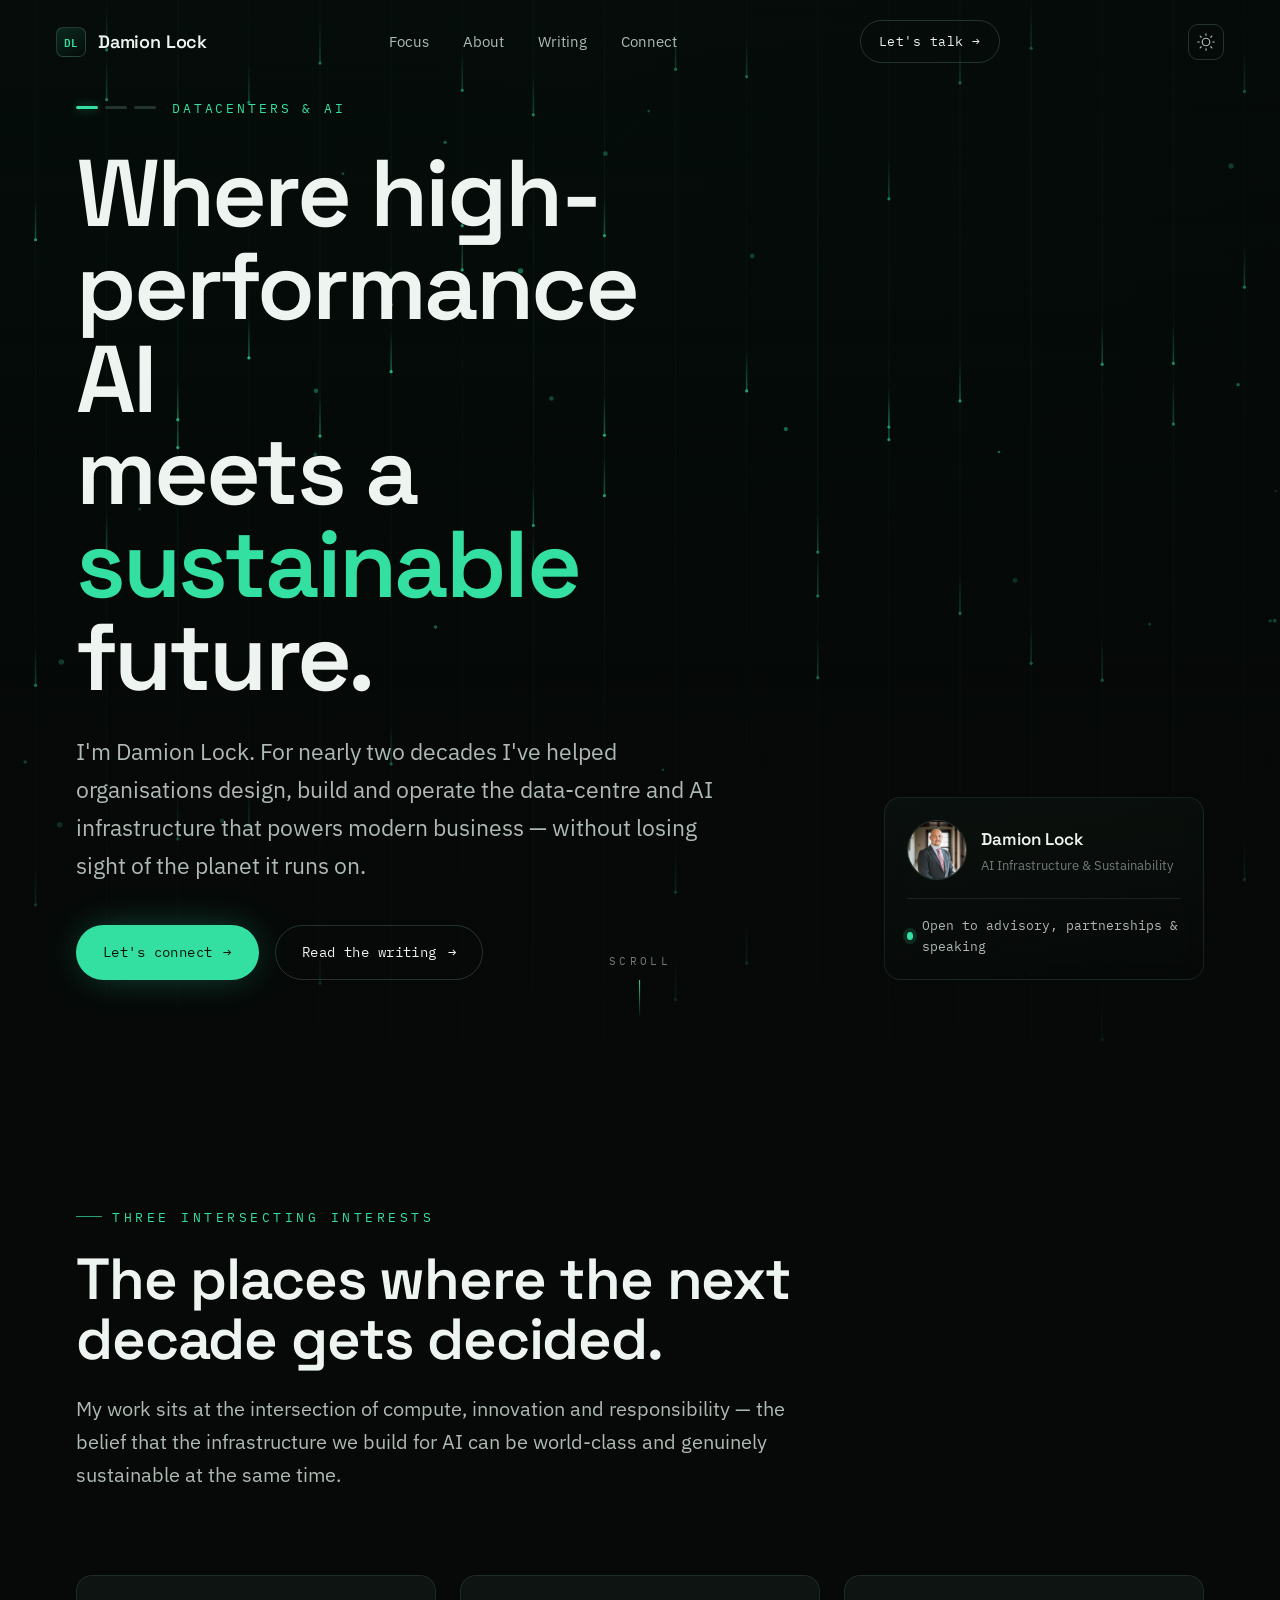
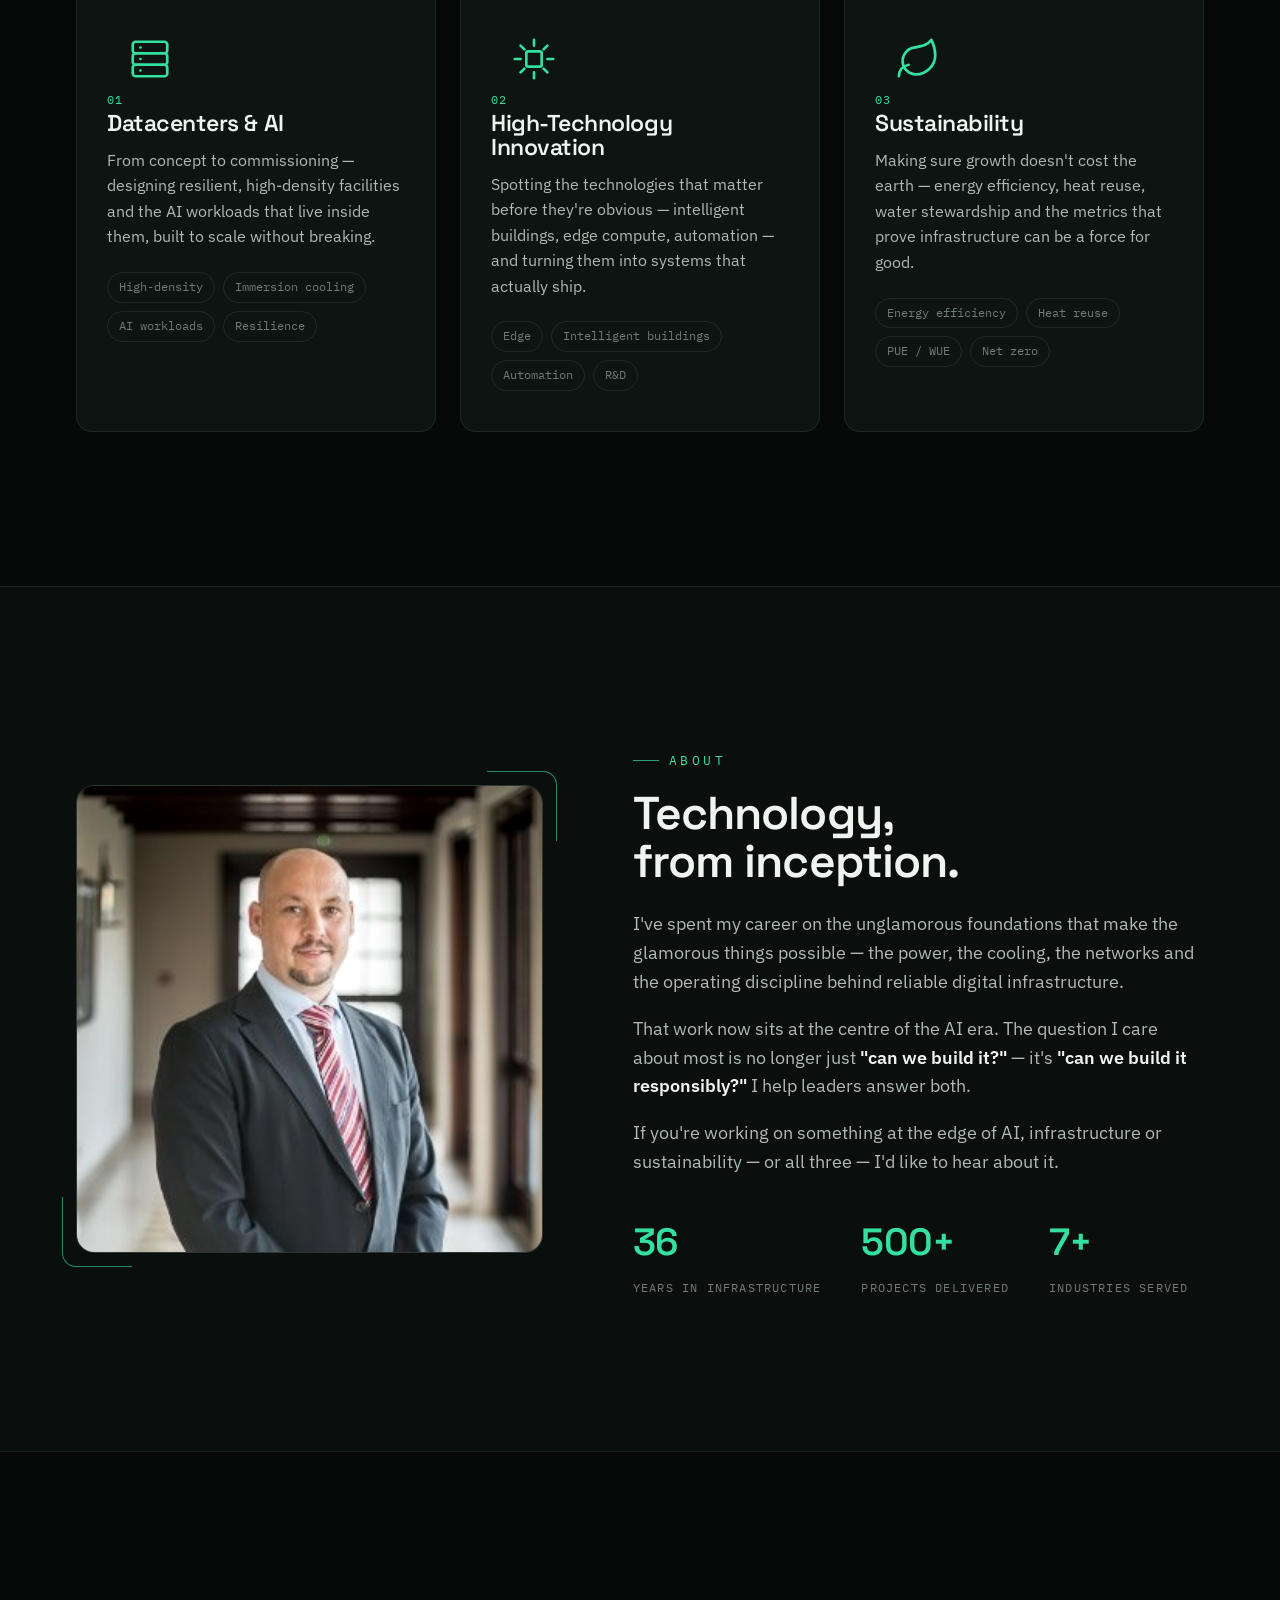
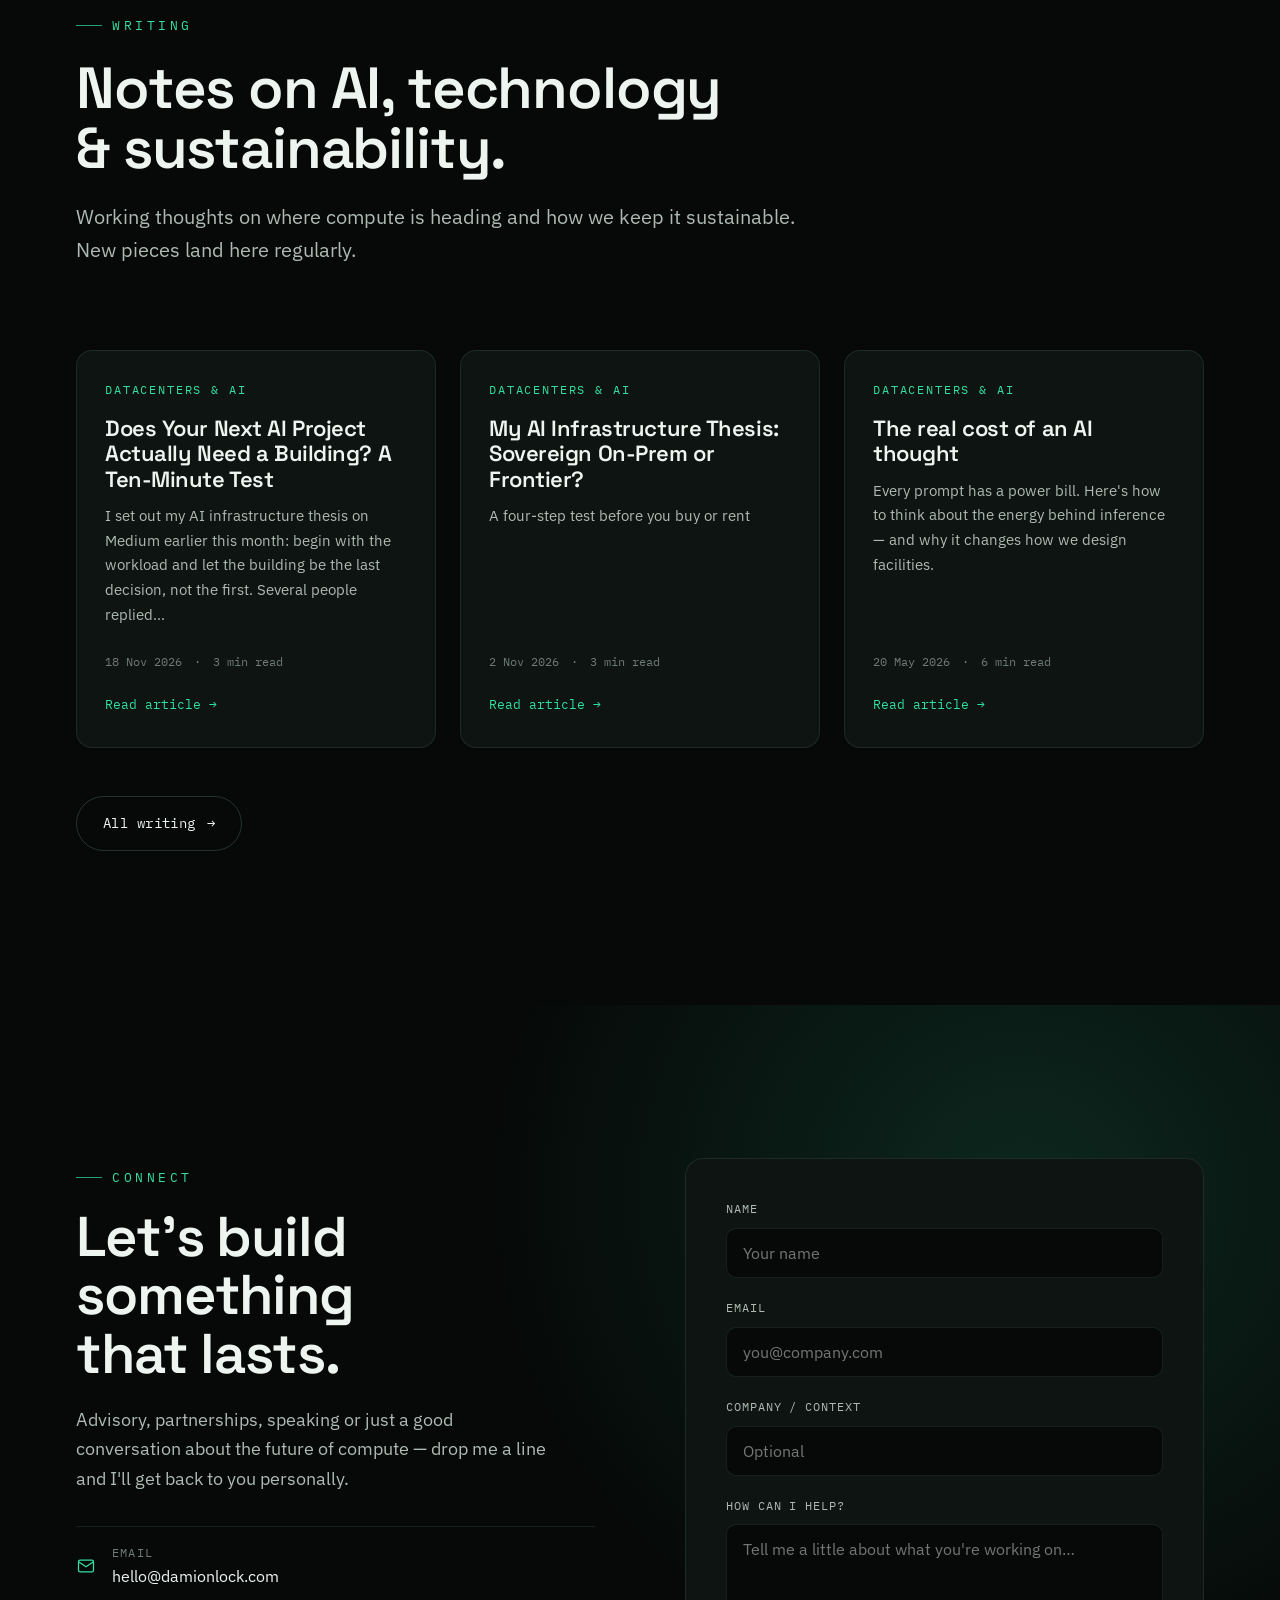
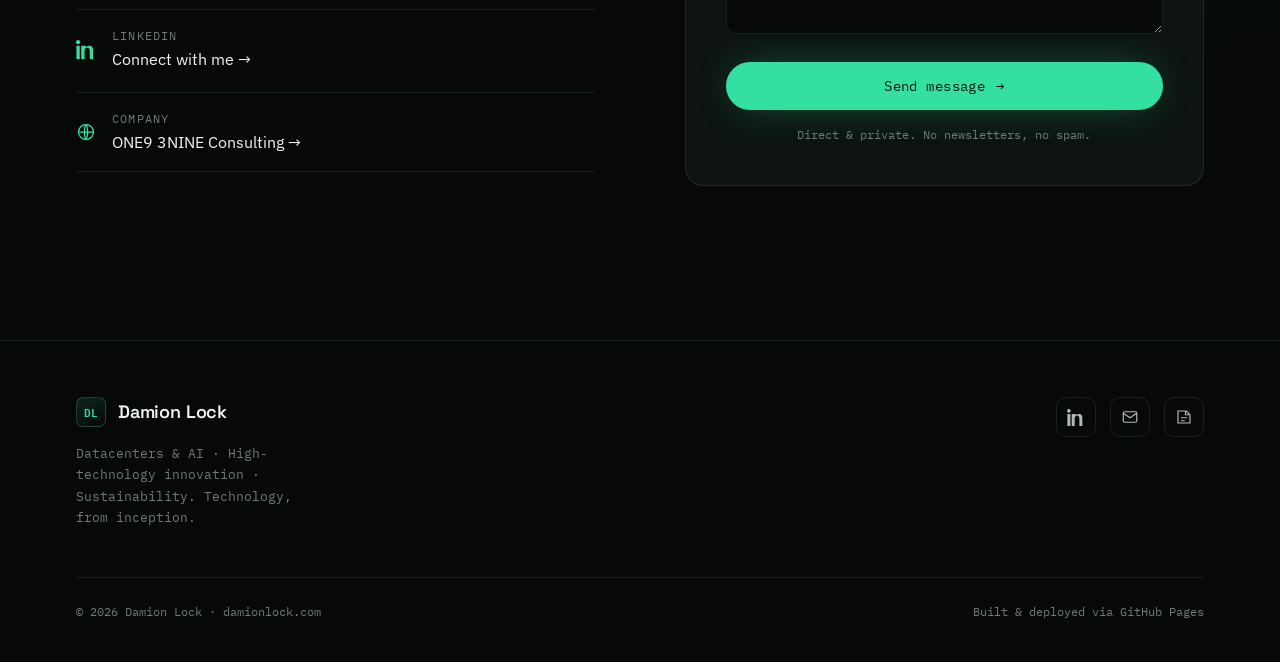
<file: index.html>
<!DOCTYPE html>
<html lang="en">
<head>
<meta charset="UTF-8" />
<meta name="viewport" content="width=device-width, initial-scale=1.0" />
<title>Damion Lock — AI Infrastructure & Sustainable Technology</title>
<meta name="description" content="Damion Lock — advisor on Datacenters & AI, high-technology innovation and sustainability. Building the intelligent, sustainable infrastructure behind AI." />
<meta property="og:title" content="Damion Lock — AI Infrastructure & Sustainable Technology" />
<meta property="og:description" content="Where high-performance AI meets a sustainable future." />
<meta property="og:type" content="website" />
<link rel="preconnect" href="https://fonts.googleapis.com" />
<link rel="preconnect" href="https://fonts.gstatic.com" crossorigin />
<link href="https://fonts.googleapis.com/css2?family=Space+Grotesk:wght@400;500;600;700&family=IBM+Plex+Sans:wght@400;500;600&family=IBM+Plex+Mono:wght@400;500&display=swap" rel="stylesheet" />
<link rel="stylesheet" href="css/style.css" />
<script>/* apply saved theme before paint */
(function(){var t=localStorage.getItem('theme');if(t)document.documentElement.setAttribute('data-theme',t)})();
</script>
</head>
<body>

<!-- ============ NAV ============ -->
<nav class="nav">
  <a class="brand" href="index.html" aria-label="Damion Lock home">
    <span class="mark"></span>
    Damion Lock
  </a>
  <div class="nav-links">
    <a href="#focus">Focus</a>
    <a href="#about">About</a>
    <a href="blog.html">Writing</a>
    <a href="#contact">Connect</a>
  </div>
  <a class="nav-cta" href="#contact">Let's talk →</a>
  <button class="theme-toggle" aria-label="Toggle light/dark mode">
    <svg class="icon-sun" viewBox="0 0 24 24" fill="none" stroke="currentColor" stroke-width="1.6" stroke-linecap="round"><circle cx="12" cy="12" r="5"/><path d="M12 1v2M12 21v2M4.22 4.22l1.42 1.42M18.36 18.36l1.42 1.42M1 12h2M21 12h2M4.22 19.78l1.42-1.42M18.36 5.64l1.42-1.42"/></svg>
    <svg class="icon-moon" viewBox="0 0 24 24" fill="none" stroke="currentColor" stroke-width="1.6" stroke-linecap="round"><path d="M21 12.79A9 9 0 1 1 11.21 3 7 7 0 0 0 21 12.79z"/></svg>
  </button>
</nav>

<!-- ============ HERO ============ -->
<header class="hero" data-screen-label="Hero">
  <canvas id="scene"></canvas>
  <div class="hero-inner wrap">
    <div class="hero-grid">
      <div class="hero-lead">
        <div class="theme-ticker">
          <span class="theme-dots" id="themeDots"></span>
          <span class="theme-label" id="themeLabel"><span>Datacenters &amp; AI</span></span>
        </div>
        <h1>Where high-performance AI<br />meets a <span class="accent">sustainable</span> future.</h1>
        <p class="lede">I'm Damion Lock. For nearly two decades I've helped organisations design, build and operate the data-centre and AI infrastructure that powers modern business — without losing sight of the planet it runs on.</p>
        <div class="hero-cta">
          <a class="btn btn-primary" href="#contact">Let's connect <span class="arr">→</span></a>
          <a class="btn btn-ghost" href="blog.html">Read the writing <span class="arr">→</span></a>
        </div>
      </div>
      <aside class="hero-card">
        <div class="pic">
          <img src="assets/damion-lock.jpg" alt="Damion Lock" />
          <div>
            <div class="nm">Damion Lock</div>
            <div class="rl">AI Infrastructure &amp; Sustainability</div>
          </div>
        </div>
        <div class="status"><span class="dot"></span> Open to advisory, partnerships &amp; speaking</div>
      </aside>
    </div>
  </div>
  <div class="scroll-hint">Scroll<span class="ln"></span></div>
</header>

<!-- ============ FOCUS / PILLARS ============ -->
<section class="section" id="focus">
  <div class="wrap">
    <div class="section-head reveal">
      <span class="eyebrow">Three intersecting interests</span>
      <h2>The places where the next decade gets decided.</h2>
      <p>My work sits at the intersection of compute, innovation and responsibility — the belief that the infrastructure we build for AI can be world-class and genuinely sustainable at the same time.</p>
    </div>
    <div class="pillars-grid">
      <article class="pillar reveal">
        <span class="ix">01</span>
        <svg class="ic" viewBox="0 0 24 24" fill="none" stroke="currentColor" stroke-width="1.4" stroke-linecap="round" stroke-linejoin="round"><rect x="3" y="3" width="18" height="6" rx="1.5"/><rect x="3" y="9" width="18" height="6" rx="1.5"/><rect x="3" y="15" width="18" height="6" rx="1.5"/><line x1="7" y1="6" x2="7" y2="6"/><line x1="7" y1="12" x2="7" y2="12"/><line x1="7" y1="18" x2="7" y2="18"/></svg>
        <h3>Datacenters &amp; AI</h3>
        <p>From concept to commissioning — designing resilient, high-density facilities and the AI workloads that live inside them, built to scale without breaking.</p>
        <div class="tags"><span>High-density</span><span>Immersion cooling</span><span>AI workloads</span><span>Resilience</span></div>
      </article>
      <article class="pillar reveal">
        <span class="ix">02</span>
        <svg class="ic" viewBox="0 0 24 24" fill="none" stroke="currentColor" stroke-width="1.4" stroke-linecap="round" stroke-linejoin="round"><rect x="8" y="8" width="8" height="8" rx="1"/><path d="M12 2v3M12 19v3M2 12h3M19 12h3M5 5l2 2M17 17l2 2M19 5l-2 2M7 17l-2 2"/></svg>
        <h3>High-Technology Innovation</h3>
        <p>Spotting the technologies that matter before they're obvious — intelligent buildings, edge compute, automation — and turning them into systems that actually ship.</p>
        <div class="tags"><span>Edge</span><span>Intelligent buildings</span><span>Automation</span><span>R&amp;D</span></div>
      </article>
      <article class="pillar reveal">
        <span class="ix">03</span>
        <svg class="ic" viewBox="0 0 24 24" fill="none" stroke="currentColor" stroke-width="1.4" stroke-linecap="round" stroke-linejoin="round"><path d="M11 20A7 7 0 0 1 9.8 6.1C15.5 5 17 4.48 19 2c1 2 2 4.18 2 8 0 5.5-4.78 10-10 10z"/><path d="M2 21c0-3 1.85-5.36 5.08-6"/></svg>
        <h3>Sustainability</h3>
        <p>Making sure growth doesn't cost the earth — energy efficiency, heat reuse, water stewardship and the metrics that prove infrastructure can be a force for good.</p>
        <div class="tags"><span>Energy efficiency</span><span>Heat reuse</span><span>PUE / WUE</span><span>Net zero</span></div>
      </article>
    </div>
  </div>
</section>

<!-- ============ ABOUT ============ -->
<section class="section about" id="about">
  <div class="wrap">
    <div class="about-grid">
      <div class="about-portrait reveal">
        <img src="assets/damion-lock.jpg" alt="Damion Lock" />
        <span class="frame"></span><span class="frame bl"></span>
      </div>
      <div class="about-body reveal">
        <span class="eyebrow">About</span>
        <h2>Technology, from inception.</h2>
        <p>I've spent my career on the unglamorous foundations that make the glamorous things possible — the power, the cooling, the networks and the operating discipline behind reliable digital infrastructure.</p>
        <p>That work now sits at the centre of the AI era. The question I care about most is no longer just <strong>"can we build it?"</strong> — it's <strong>"can we build it responsibly?"</strong> I help leaders answer both.</p>
        <p>If you're working on something at the edge of AI, infrastructure or sustainability — or all three — I'd like to hear about it.</p>
        <div class="about-stats">
          <div class="st"><div class="n">36</div><div class="l">Years in infrastructure</div></div>
          <div class="st"><div class="n">500+</div><div class="l">Projects delivered</div></div>
          <div class="st"><div class="n">7+</div><div class="l">Industries served</div></div>
        </div>
      </div>
    </div>
  </div>
</section>

<!-- ============ WRITING / BLOG TEASER ============ -->
<section class="section" id="writing">
  <div class="wrap">
    <div class="section-head reveal">
      <span class="eyebrow">Writing</span>
      <h2>Notes on AI, technology &amp; sustainability.</h2>
      <p>Working thoughts on where compute is heading and how we keep it sustainable. New pieces land here regularly.</p>
    </div>
    <div class="posts-grid" id="postTeaser"></div>
    <div style="margin-top:48px" class="reveal">
      <a class="btn btn-ghost" href="blog.html">All writing <span class="arr">→</span></a>
    </div>
  </div>
</section>

<!-- ============ CONTACT ============ -->
<section class="section contact" id="contact">
  <div class="wrap">
    <div class="contact-grid">
      <div class="contact-lead reveal">
        <span class="eyebrow">Connect</span>
        <h2>Let's build something that lasts.</h2>
        <p>Advisory, partnerships, speaking or just a good conversation about the future of compute — drop me a line and I'll get back to you personally.</p>
        <div class="contact-channels">
          <a class="channel" href="mailto:hello@damionlock.com">
            <svg class="ic" viewBox="0 0 24 24" fill="none" stroke="currentColor" stroke-width="1.5"><rect x="3" y="5" width="18" height="14" rx="2"/><path d="m3 7 9 6 9-6"/></svg>
            <div><div class="k">Email</div><div class="v">hello@damionlock.com</div></div>
          </a>
          <a class="channel" href="https://www.linkedin.com/in/damionlock/" target="_blank" rel="noopener">
            <svg class="ic" viewBox="0 0 24 24" fill="currentColor"><path d="M4.98 3.5A2.5 2.5 0 1 1 0 3.5a2.5 2.5 0 0 1 4.98 0zM.5 8h4V24h-4V8zM8 8h3.8v2.2h.05c.53-1 1.83-2.2 3.77-2.2C19.6 8 20.5 10.5 20.5 14v10h-4v-8.8c0-2.1-.04-4.8-2.9-4.8-2.9 0-3.35 2.3-3.35 4.65V24H6.3V8z"/></svg>
            <div><div class="k">LinkedIn</div><div class="v">Connect with me →</div></div>
          </a>
          <a class="channel" href="https://one93nine.com" target="_blank" rel="noopener">
            <svg class="ic" viewBox="0 0 24 24" fill="none" stroke="currentColor" stroke-width="1.5"><circle cx="12" cy="12" r="9"/><path d="M3 12h18M12 3c2.5 2.5 2.5 15 0 18M12 3c-2.5 2.5-2.5 15 0 18"/></svg>
            <div><div class="k">Company</div><div class="v">ONE9 3NINE Consulting →</div></div>
          </a>
        </div>
      </div>

      <form class="lead-form reveal" id="leadForm" data-endpoint="https://formspree.io/f/xlgvykbl">
        <input type="text" name="_gotcha" style="display:none !important" tabindex="-1" autocomplete="off" />
        <input type="hidden" name="_subject" value="New contact from damionlock.com" />
        <div class="field">
          <label for="name">Name</label>
          <input id="name" name="name" type="text" autocomplete="name" required placeholder="Your name" />
        </div>
        <div class="field">
          <label for="email">Email</label>
          <input id="email" name="email" type="email" autocomplete="email" required placeholder="you@company.com" />
        </div>
        <div class="field">
          <label for="company">Company / Context</label>
          <input id="company" name="company" type="text" placeholder="Optional" />
        </div>
        <div class="field">
          <label for="message">How can I help?</label>
          <textarea id="message" name="message" required placeholder="Tell me a little about what you're working on…"></textarea>
        </div>
        <button class="btn btn-primary" type="submit">Send message <span class="arr">→</span></button>
        <p class="form-status"></p>
        <p class="form-note">Direct &amp; private. No newsletters, no spam.</p>
      </form>
    </div>
  </div>
</section>

<!-- ============ FOOTER ============ -->
<footer class="footer">
  <div class="wrap">
    <div class="footer-grid">
      <div>
        <div class="brand"><span class="mark"></span> Damion Lock</div>
        <p class="tag">Datacenters &amp; AI · High-technology innovation · Sustainability. Technology, from inception.</p>
      </div>
      <div class="footer-soc">
        <a href="https://www.linkedin.com/in/damionlock/" target="_blank" rel="noopener" aria-label="LinkedIn"><svg viewBox="0 0 24 24" fill="currentColor"><path d="M4.98 3.5A2.5 2.5 0 1 1 0 3.5a2.5 2.5 0 0 1 4.98 0zM.5 8h4V24h-4V8zM8 8h3.8v2.2h.05c.53-1 1.83-2.2 3.77-2.2C19.6 8 20.5 10.5 20.5 14v10h-4v-8.8c0-2.1-.04-4.8-2.9-4.8-2.9 0-3.35 2.3-3.35 4.65V24H6.3V8z"/></svg></a>
        <a href="mailto:hello@damionlock.com" aria-label="Email"><svg viewBox="0 0 24 24" fill="none" stroke="currentColor" stroke-width="1.6"><rect x="3" y="5" width="18" height="14" rx="2"/><path d="m3 7 9 6 9-6"/></svg></a>
        <a href="blog.html" aria-label="Writing"><svg viewBox="0 0 24 24" fill="none" stroke="currentColor" stroke-width="1.6"><path d="M4 4h11l5 5v11H4z"/><path d="M14 4v5h5"/><path d="M8 13h8M8 17h5"/></svg></a>
      </div>
    </div>
    <div class="footer-bottom">
      <span>© <span id="year">2026</span> Damion Lock · damionlock.com</span>
      <span>Built &amp; deployed via GitHub Pages</span>
    </div>
  </div>
</footer>

<script src="js/posts.js"></script>
<script src="js/scenes.js"></script>
<script src="js/site.js"></script>
</body>
</html>
</file>
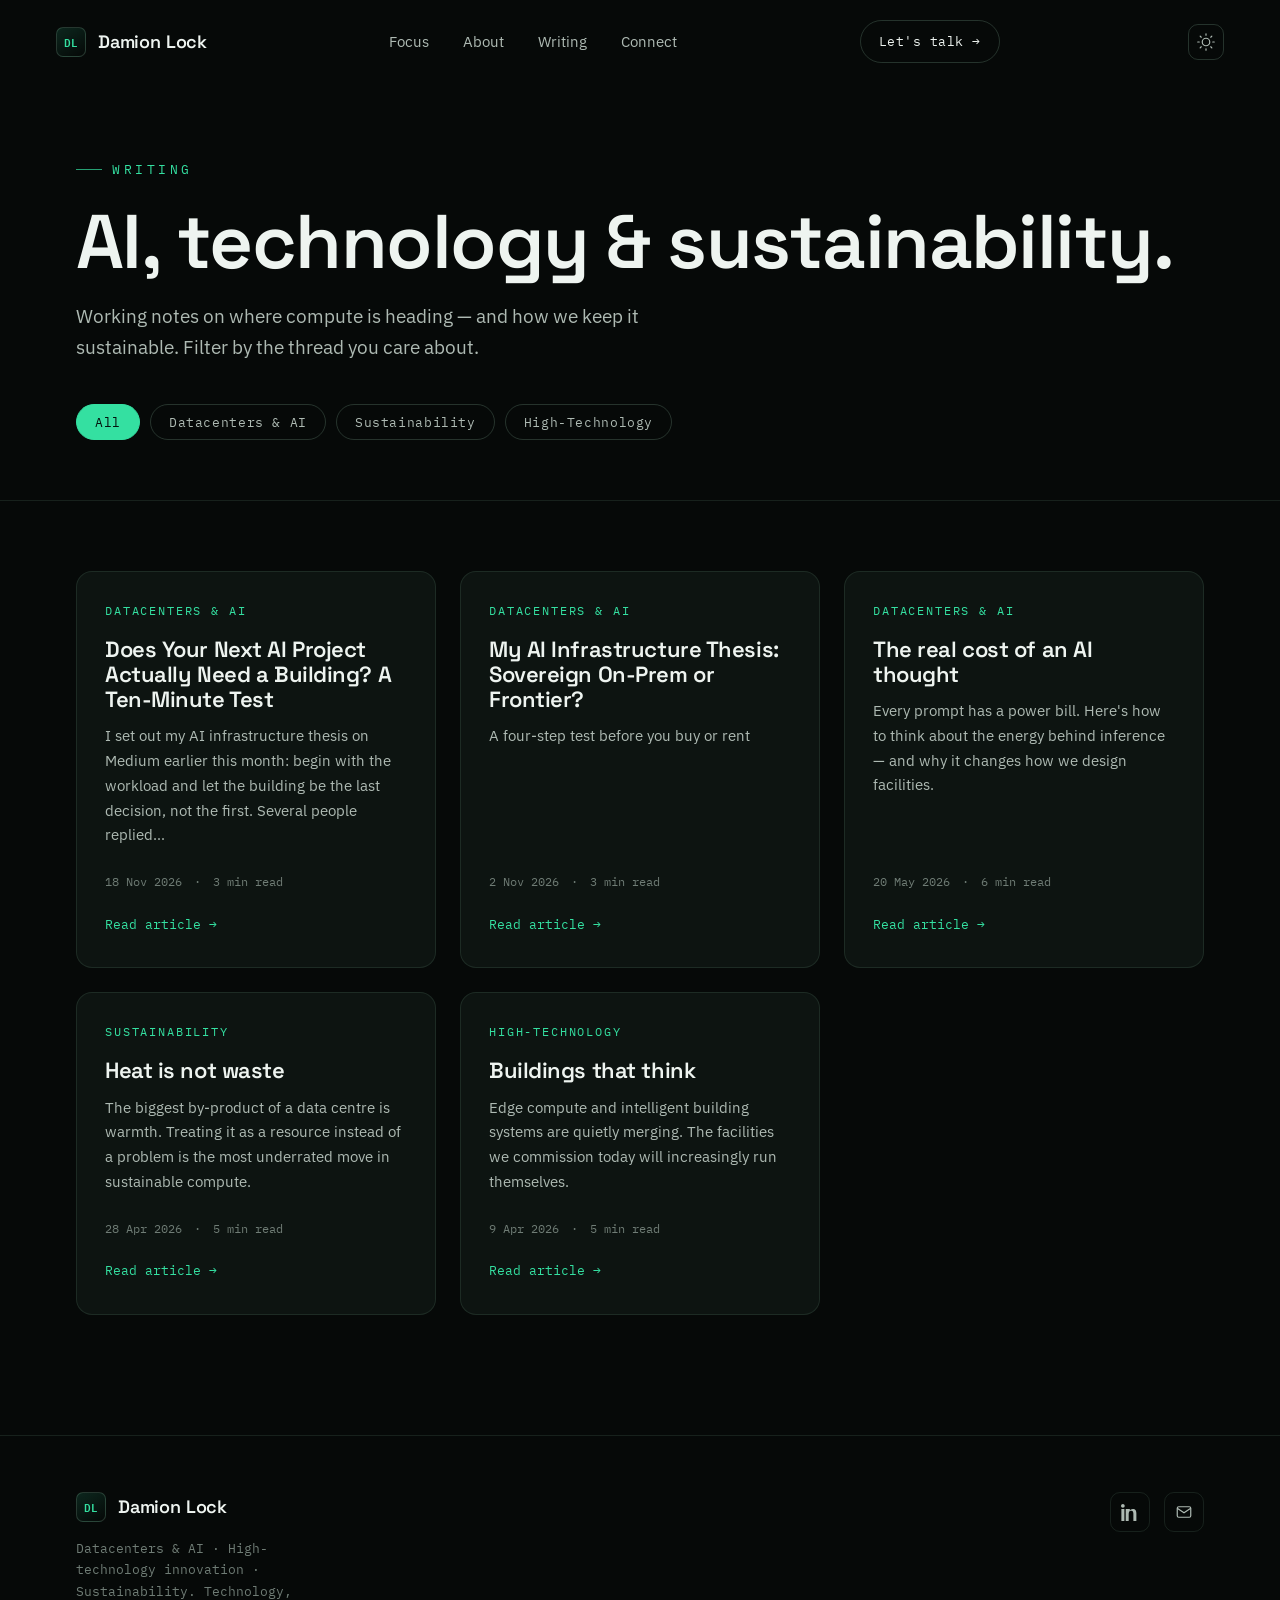
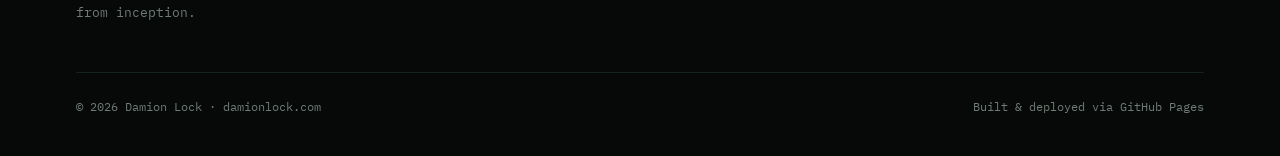
<file: blog.html>
<!DOCTYPE html>
<html lang="en">
<head>
<meta charset="UTF-8" />
<meta name="viewport" content="width=device-width, initial-scale=1.0" />
<title>Writing — Damion Lock</title>
<meta name="description" content="Notes on AI, technology and sustainability by Damion Lock." />
<link rel="preconnect" href="https://fonts.googleapis.com" />
<link rel="preconnect" href="https://fonts.gstatic.com" crossorigin />
<link href="https://fonts.googleapis.com/css2?family=Space+Grotesk:wght@400;500;600;700&family=IBM+Plex+Sans:wght@400;500;600&family=IBM+Plex+Mono:wght@400;500&display=swap" rel="stylesheet" />
<link rel="stylesheet" href="css/style.css" />
<script>/* apply saved theme before paint */
(function(){var t=localStorage.getItem('theme');if(t)document.documentElement.setAttribute('data-theme',t)})();
</script>
</head>
<body>

<nav class="nav scrolled">
  <a class="brand" href="index.html"><span class="mark"></span> Damion Lock</a>
  <div class="nav-links">
    <a href="index.html#focus">Focus</a>
    <a href="index.html#about">About</a>
    <a href="blog.html">Writing</a>
    <a href="index.html#contact">Connect</a>
  </div>
  <a class="nav-cta" href="index.html#contact">Let's talk →</a>
  <button class="theme-toggle" aria-label="Toggle light/dark mode">
    <svg class="icon-sun" viewBox="0 0 24 24" fill="none" stroke="currentColor" stroke-width="1.6" stroke-linecap="round"><circle cx="12" cy="12" r="5"/><path d="M12 1v2M12 21v2M4.22 4.22l1.42 1.42M18.36 18.36l1.42 1.42M1 12h2M21 12h2M4.22 19.78l1.42-1.42M18.36 5.64l1.42-1.42"/></svg>
    <svg class="icon-moon" viewBox="0 0 24 24" fill="none" stroke="currentColor" stroke-width="1.6" stroke-linecap="round"><path d="M21 12.79A9 9 0 1 1 11.21 3 7 7 0 0 0 21 12.79z"/></svg>
  </button>
</nav>

<header class="blog-hero" data-screen-label="Blog hero">
  <div class="wrap">
    <span class="eyebrow">Writing</span>
    <h1>AI, technology &amp; sustainability.</h1>
    <p>Working notes on where compute is heading — and how we keep it sustainable. Filter by the thread you care about.</p>
    <div class="filters" id="filters"></div>
  </div>
</header>

<section class="blog-list">
  <div class="wrap">
    <div class="posts-grid" id="blogGrid"></div>
  </div>
</section>

<footer class="footer">
  <div class="wrap">
    <div class="footer-grid">
      <div>
        <div class="brand"><span class="mark"></span> Damion Lock</div>
        <p class="tag">Datacenters &amp; AI · High-technology innovation · Sustainability. Technology, from inception.</p>
      </div>
      <div class="footer-soc">
        <a href="https://www.linkedin.com/in/damionlock/" target="_blank" rel="noopener" aria-label="LinkedIn"><svg viewBox="0 0 24 24" fill="currentColor"><path d="M4.98 3.5A2.5 2.5 0 1 1 0 3.5a2.5 2.5 0 0 1 4.98 0zM.5 8h4V24h-4V8zM8 8h3.8v2.2h.05c.53-1 1.83-2.2 3.77-2.2C19.6 8 20.5 10.5 20.5 14v10h-4v-8.8c0-2.1-.04-4.8-2.9-4.8-2.9 0-3.35 2.3-3.35 4.65V24H6.3V8z"/></svg></a>
        <a href="mailto:hello@damionlock.com" aria-label="Email"><svg viewBox="0 0 24 24" fill="none" stroke="currentColor" stroke-width="1.6"><rect x="3" y="5" width="18" height="14" rx="2"/><path d="m3 7 9 6 9-6"/></svg></a>
      </div>
    </div>
    <div class="footer-bottom">
      <span>© <span id="year">2026</span> Damion Lock · damionlock.com</span>
      <span>Built &amp; deployed via GitHub Pages</span>
    </div>
  </div>
</footer>

<script src="js/posts.js"></script>
<script src="js/blog.js"></script>
</body>
</html>
</file>
<file: css/style.css>
/* ============================================================
   damionlock.com — cinematic personal brand
   Brand DNA inherited from ONE9 3NINE: dark base, matrix-green
   accent, "Technology from Inception." Pushed darker + premium.
   ============================================================ */

:root {
  /* base */
  --bg:        #060908;
  --bg-2:      #0a0f0d;
  --bg-elev:   #0d1411;
  --line:      rgba(150, 200, 175, 0.12);
  --line-2:    rgba(150, 200, 175, 0.22);

  /* accent — refined matrix green */
  --accent:    #34e0a1;
  --accent-2:  #1aa873;
  --accent-dim:rgba(52, 224, 161, 0.14);
  --accent-glow: rgba(52, 224, 161, 0.45);

  /* text */
  --ink:       #eef4f0;
  --ink-soft:  #aebab3;
  --ink-mute:  #6f7c75;

  /* type */
  --display: "Space Grotesk", "Segoe UI", sans-serif;
  --body:    "IBM Plex Sans", "Segoe UI", sans-serif;
  --mono:    "IBM Plex Mono", ui-monospace, monospace;

  --maxw: 1240px;
  --ease: cubic-bezier(0.22, 1, 0.36, 1);
}

/* ---- light mode overrides ---- */
html[data-theme="light"] {
  --bg:        #f4f2ef;
  --bg-2:      #eae7e2;
  --bg-elev:   #ffffff;
  --line:      rgba(30, 60, 45, 0.12);
  --line-2:    rgba(30, 60, 45, 0.22);
  --accent:    #1aa873;
  --accent-2:  #148a5e;
  --accent-dim:rgba(26, 168, 115, 0.12);
  --accent-glow: rgba(26, 168, 115, 0.35);
  --ink:       #1a1f1c;
  --ink-soft:  #4a5550;
  --ink-mute:  #7a8580;
}
html[data-theme="light"] ::selection { background: var(--accent); color: #fff; }
html[data-theme="light"] .nav.scrolled { background: rgba(244, 242, 239, 0.82); }
html[data-theme="light"] .hero::after {
  background:
    radial-gradient(120% 90% at 15% 30%, transparent 30%, rgba(244,242,239,0.55) 100%),
    linear-gradient(180deg, rgba(244,242,239,0.55) 0%, rgba(244,242,239,0.15) 35%, rgba(244,242,239,0.78) 100%);
}
html[data-theme="light"] .hero-card { background: linear-gradient(170deg, rgba(255,255,255,0.8), rgba(244,242,239,0.6)); }
html[data-theme="light"] .about-portrait img { filter: grayscale(0.05) contrast(1.02); }
html[data-theme="light"] .btn-primary { color: #fff; }

* { box-sizing: border-box; margin: 0; padding: 0; }

html { scroll-behavior: smooth; }

body {
  background: var(--bg);
  color: var(--ink);
  font-family: var(--body);
  font-size: 17px;
  line-height: 1.65;
  -webkit-font-smoothing: antialiased;
  text-rendering: optimizeLegibility;
  overflow-x: hidden;
}

::selection { background: var(--accent); color: #04130d; }

a { color: inherit; text-decoration: none; }

img { display: block; max-width: 100%; }

/* ---------- shared layout ---------- */
.wrap { width: 100%; max-width: var(--maxw); margin: 0 auto; padding: 0 clamp(20px, 5vw, 56px); }

.eyebrow {
  font-family: var(--mono);
  font-size: 12.5px;
  letter-spacing: 0.28em;
  text-transform: uppercase;
  color: var(--accent);
  display: inline-flex;
  align-items: center;
  gap: 10px;
}
.eyebrow::before {
  content: "";
  width: 26px; height: 1px;
  background: var(--accent);
  opacity: 0.7;
}

h1, h2, h3 { font-family: var(--display); font-weight: 600; line-height: 1.04; letter-spacing: -0.02em; }

.section { position: relative; padding: clamp(90px, 12vw, 160px) 0; }
.section-head { max-width: 720px; margin-bottom: clamp(48px, 7vw, 84px); }
.section-head h2 {
  font-size: clamp(34px, 5vw, 58px);
  margin: 22px 0 0;
  text-wrap: balance;
}
.section-head p { color: var(--ink-soft); font-size: clamp(17px, 2vw, 20px); margin-top: 22px; max-width: 60ch; text-wrap: pretty; }

/* ============================================================
   NAV
   ============================================================ */
.nav {
  position: fixed; inset: 0 0 auto 0; z-index: 60;
  display: flex; align-items: center; justify-content: space-between;
  padding: 20px clamp(20px, 5vw, 56px);
  transition: background .4s var(--ease), backdrop-filter .4s var(--ease), border-color .4s var(--ease);
  border-bottom: 1px solid transparent;
}
.nav.scrolled {
  background: rgba(6, 9, 8, 0.72);
  backdrop-filter: blur(16px) saturate(140%);
  border-bottom: 1px solid var(--line);
}
.brand { display: flex; align-items: center; gap: 12px; font-family: var(--display); font-weight: 600; letter-spacing: -0.01em; font-size: 18px; white-space: nowrap; flex: none; }
.brand .mark {
  width: 30px; height: 30px; flex: none;
  display: grid; place-items: center;
  border: 1px solid var(--line-2);
  border-radius: 7px;
  position: relative;
  background: linear-gradient(150deg, var(--accent-dim), transparent);
}
.brand .mark::after {
  content: "DL";
  font-family: var(--mono); font-size: 11px; font-weight: 600;
  color: var(--accent); letter-spacing: 0.02em;
}
.nav-links { display: flex; align-items: center; gap: 34px; }
.nav-links a { font-size: 14.5px; color: var(--ink-soft); transition: color .2s; position: relative; }
.nav-links a:hover { color: var(--ink); }
.nav-cta {
  font-family: var(--mono); font-size: 13px; letter-spacing: 0.04em;
  padding: 10px 18px; border: 1px solid var(--line-2); border-radius: 999px;
  color: var(--ink) !important; transition: all .25s var(--ease);
}
.nav-cta:hover { border-color: var(--accent); color: var(--accent) !important; box-shadow: 0 0 24px -8px var(--accent-glow); }
.nav-burger { display: none; }

/* theme toggle */
.theme-toggle {
  width: 36px; height: 36px; flex: none;
  display: grid; place-items: center;
  border: 1px solid var(--line-2); border-radius: 10px;
  background: transparent; color: var(--ink-soft);
  cursor: pointer; transition: all .25s var(--ease);
  padding: 0; margin-left: 6px;
}
.theme-toggle:hover { border-color: var(--accent); color: var(--accent); transform: translateY(-2px); }
.theme-toggle svg { width: 18px; height: 18px; }
.theme-toggle .icon-moon, .theme-toggle .icon-sun { display: none; }
html:not([data-theme="light"]) .theme-toggle .icon-sun { display: block; }
html[data-theme="light"] .theme-toggle .icon-moon { display: block; }

/* ============================================================
   HERO — cinematic cycling canvas
   ============================================================ */
.hero { position: relative; min-height: 100svh; display: flex; align-items: center; overflow: hidden; padding: 96px 0 64px; }
#scene { position: absolute; inset: 0; width: 100%; height: 100%; z-index: 0; }
.hero::after {
  content: ""; position: absolute; inset: 0; z-index: 1; pointer-events: none;
  background:
    radial-gradient(120% 90% at 15% 30%, transparent 30%, rgba(6,9,8,0.55) 100%),
    linear-gradient(180deg, rgba(6,9,8,0.55) 0%, rgba(6,9,8,0.15) 35%, rgba(6,9,8,0.78) 100%);
}
.hero-inner { position: relative; z-index: 2; width: 100%; }
.hero-grid { display: grid; grid-template-columns: 1.5fr 1fr; gap: 40px; align-items: end; }

.theme-ticker { display: flex; align-items: center; gap: 16px; margin-bottom: 30px; height: 22px; }
.theme-dots { display: flex; gap: 7px; }
.theme-dots i {
  width: 22px; height: 3px; border-radius: 2px; background: var(--line-2); display: block;
  transition: background .5s var(--ease);
}
.theme-dots i.on { background: var(--accent); box-shadow: 0 0 10px var(--accent-glow); }
.theme-label {
  font-family: var(--mono); font-size: 13px; letter-spacing: 0.22em; text-transform: uppercase;
  color: var(--accent);
  position: relative; overflow: hidden; height: 18px;
}
.theme-label span {
  display: block;
  animation: labelIn .6s var(--ease);
}
@keyframes labelIn { from { transform: translateY(110%); opacity: 0; } to { transform: translateY(0); opacity: 1; } }

.hero h1 {
  font-size: clamp(44px, 7.4vw, 104px);
  line-height: 0.98;
  letter-spacing: -0.03em;
  text-wrap: balance;
}
.hero h1 .accent { color: var(--accent); }
.hero .lede {
  margin-top: 28px; max-width: 52ch;
  font-size: clamp(18px, 2.1vw, 23px);
  color: var(--ink-soft);
  text-wrap: pretty;
}
.hero-cta { display: flex; flex-wrap: wrap; gap: 16px; margin-top: 40px; }

.btn {
  display: inline-flex; align-items: center; gap: 11px;
  font-family: var(--mono); font-size: 14px; letter-spacing: 0.03em;
  padding: 15px 26px; border-radius: 999px;
  transition: all .28s var(--ease); cursor: pointer; border: 1px solid transparent;
}
.btn .arr { transition: transform .28s var(--ease); }
.btn:hover .arr { transform: translateX(4px); }
.btn-primary { background: var(--accent); color: #04130d; box-shadow: 0 0 40px -10px var(--accent-glow); }
.btn-primary:hover { box-shadow: 0 0 50px -6px var(--accent-glow); transform: translateY(-2px); }
.btn-ghost { border-color: var(--line-2); color: var(--ink); }
.btn-ghost:hover { border-color: var(--accent); color: var(--accent); }

/* hero side card — portrait + status */
.hero-card {
  border: 1px solid var(--line); border-radius: 16px;
  background: linear-gradient(170deg, rgba(13,20,17,0.7), rgba(6,9,8,0.5));
  backdrop-filter: blur(10px);
  padding: 22px; max-width: 320px; margin-left: auto;
}
.hero-card .pic { display: flex; align-items: center; gap: 14px; }
.hero-card .pic img { width: 60px; height: 60px; border-radius: 50%; object-fit: cover; border: 1px solid var(--line-2); }
.hero-card .pic .nm { font-family: var(--display); font-weight: 600; font-size: 17px; }
.hero-card .pic .rl { font-size: 13px; color: var(--ink-mute); margin-top: 2px; }
.hero-card .status { display: flex; align-items: center; gap: 9px; margin-top: 18px; padding-top: 16px; border-top: 1px solid var(--line); font-family: var(--mono); font-size: 12.5px; color: var(--ink-soft); }
.hero-card .status .dot { width: 8px; height: 8px; border-radius: 50%; background: var(--accent); box-shadow: 0 0 0 4px var(--accent-dim); animation: pulse 2.4s infinite; }
@keyframes pulse { 0%,100% { box-shadow: 0 0 0 4px var(--accent-dim); } 50% { box-shadow: 0 0 0 8px transparent; } }

.scroll-hint {
  position: absolute; bottom: 26px; left: 50%; transform: translateX(-50%); z-index: 2;
  font-family: var(--mono); font-size: 11px; letter-spacing: 0.3em; text-transform: uppercase; color: var(--ink-mute);
  display: flex; flex-direction: column; align-items: center; gap: 10px;
}
.scroll-hint .ln { width: 1px; height: 38px; background: linear-gradient(var(--accent), transparent); animation: scrolly 2s infinite; transform-origin: top; }
@keyframes scrolly { 0% { transform: scaleY(0); } 40% { transform: scaleY(1); } 100% { transform: scaleY(0); transform-origin: bottom; } }

/* ============================================================
   PILLARS
   ============================================================ */
.pillars-grid { display: grid; grid-template-columns: repeat(3, 1fr); gap: 24px; }
.pillar {
  position: relative; border: 1px solid var(--line); border-radius: 16px;
  padding: 36px 30px 40px; background: var(--bg-elev); overflow: hidden;
  transition: border-color .35s var(--ease), transform .35s var(--ease);
}
.pillar:hover { border-color: var(--line-2); transform: translateY(-4px); }
.pillar::before {
  content: ""; position: absolute; inset: 0; opacity: 0; transition: opacity .4s;
  background: radial-gradient(80% 60% at 50% 0%, var(--accent-dim), transparent 70%);
}
.pillar:hover::before { opacity: 1; }
.pillar .ix { font-family: var(--mono); font-size: 12px; color: var(--accent); letter-spacing: 0.1em; }
.pillar .ic { width: 46px; height: 46px; margin: 24px 0 22px; color: var(--accent); }
.pillar h3 { font-size: 23px; margin-bottom: 12px; }
.pillar p { color: var(--ink-soft); font-size: 15.5px; }
.pillar .tags { display: flex; flex-wrap: wrap; gap: 8px; margin-top: 22px; }
.pillar .tags span { font-family: var(--mono); font-size: 11.5px; color: var(--ink-mute); border: 1px solid var(--line); border-radius: 999px; padding: 5px 11px; }

/* ============================================================
   ABOUT
   ============================================================ */
.about { background: var(--bg-2); border-top: 1px solid var(--line); border-bottom: 1px solid var(--line); }
.about-grid { display: grid; grid-template-columns: 0.9fr 1.1fr; gap: clamp(40px, 7vw, 90px); align-items: center; }
.about-portrait { position: relative; }
.about-portrait img { width: 100%; border-radius: 18px; border: 1px solid var(--line-2); filter: grayscale(0.15) contrast(1.05); }
.about-portrait .frame { position: absolute; inset: -14px -14px auto auto; width: 70px; height: 70px; border-top: 1px solid var(--accent); border-right: 1px solid var(--accent); opacity: 0.6; border-radius: 0 14px 0 0; }
.about-portrait .frame.bl { inset: auto auto -14px -14px; border: none; border-bottom: 1px solid var(--accent); border-left: 1px solid var(--accent); border-radius: 0 0 0 14px; }
.about-body h2 { font-size: clamp(30px, 4vw, 46px); margin: 20px 0 24px; text-wrap: balance; }
.about-body p { color: var(--ink-soft); margin-bottom: 18px; font-size: 17.5px; text-wrap: pretty; }
.about-body p strong { color: var(--ink); font-weight: 600; }
.about-stats { display: flex; gap: 40px; margin-top: 34px; flex-wrap: wrap; }
.about-stats .st .n { font-family: var(--display); font-size: 38px; font-weight: 600; color: var(--accent); letter-spacing: -0.02em; }
.about-stats .st .l { font-family: var(--mono); font-size: 12px; letter-spacing: 0.1em; text-transform: uppercase; color: var(--ink-mute); margin-top: 4px; }

/* ============================================================
   BLOG TEASER + LIST
   ============================================================ */
.posts-grid { display: grid; grid-template-columns: repeat(3, 1fr); gap: 24px; }
.post-card {
  display: flex; flex-direction: column; height: 100%;
  border: 1px solid var(--line); border-radius: 16px; background: var(--bg-elev);
  padding: 30px 28px 32px; transition: all .35s var(--ease); cursor: pointer;
}
.post-card:hover { border-color: var(--accent); transform: translateY(-4px); }
.post-card .topic { font-family: var(--mono); font-size: 11.5px; letter-spacing: 0.16em; text-transform: uppercase; color: var(--accent); }
.post-card h3 { font-size: 22px; margin: 16px 0 12px; line-height: 1.15; }
.post-card .ex { color: var(--ink-soft); font-size: 15px; flex: 1; }
.post-card .meta { display: flex; align-items: center; gap: 12px; margin-top: 24px; font-family: var(--mono); font-size: 12px; color: var(--ink-mute); }
.post-card .read { margin-top: 22px; font-family: var(--mono); font-size: 13px; color: var(--accent); display: inline-flex; align-items: center; gap: 8px; }
.post-card .read .arr { transition: transform .28s var(--ease); }
.post-card:hover .read .arr { transform: translateX(4px); }

/* ============================================================
   CONTACT
   ============================================================ */
.contact { position: relative; overflow: hidden; }
.contact::before {
  content: ""; position: absolute; inset: 0; z-index: 0;
  background: radial-gradient(70% 90% at 80% 20%, var(--accent-dim), transparent 60%);
  pointer-events: none;
}
.contact-grid { position: relative; z-index: 1; display: grid; grid-template-columns: 1fr 1fr; gap: clamp(40px, 7vw, 90px); align-items: start; }
.contact-lead h2 { font-size: clamp(34px, 5vw, 56px); margin: 20px 0 22px; text-wrap: balance; }
.contact-lead p { color: var(--ink-soft); font-size: 18px; max-width: 44ch; margin-bottom: 32px; text-wrap: pretty; }
.contact-channels { display: flex; flex-direction: column; gap: 4px; }
.channel { display: flex; align-items: center; gap: 16px; padding: 16px 0; border-top: 1px solid var(--line); transition: padding .25s var(--ease); }
.channel:hover { padding-left: 8px; }
.channel:last-child { border-bottom: 1px solid var(--line); }
.channel .ic { width: 20px; height: 20px; color: var(--accent); flex: none; }
.channel .k { font-family: var(--mono); font-size: 12px; letter-spacing: 0.1em; text-transform: uppercase; color: var(--ink-mute); }
.channel .v { font-size: 16px; color: var(--ink); }
.channel .v:hover { color: var(--accent); }

form.lead-form { border: 1px solid var(--line); border-radius: 18px; background: var(--bg-elev); padding: clamp(28px, 4vw, 40px); }
.field { margin-bottom: 20px; }
.field label { display: block; font-family: var(--mono); font-size: 12px; letter-spacing: 0.08em; text-transform: uppercase; color: var(--ink-soft); margin-bottom: 9px; }
.field input, .field textarea {
  width: 100%; background: var(--bg); border: 1px solid var(--line); border-radius: 10px;
  padding: 14px 16px; color: var(--ink); font-family: var(--body); font-size: 15.5px; transition: border-color .2s, box-shadow .2s;
}
.field input:focus, .field textarea:focus { outline: none; border-color: var(--accent); box-shadow: 0 0 0 3px var(--accent-dim); }
.field textarea { resize: vertical; min-height: 110px; }
form.lead-form .btn-primary { width: 100%; justify-content: center; border: none; }
.form-note { font-family: var(--mono); font-size: 11.5px; color: var(--ink-mute); margin-top: 16px; text-align: center; }
.form-status { font-family: var(--mono); font-size: 13px; margin-top: 14px; text-align: center; display: none; }
.form-status.ok { display: block; color: var(--accent); }
.form-status.err { display: block; color: #ff7a6b; }

/* ============================================================
   FOOTER
   ============================================================ */
.footer { border-top: 1px solid var(--line); padding: 56px 0 40px; }
.footer-grid { display: flex; justify-content: space-between; align-items: flex-start; gap: 40px; flex-wrap: wrap; }
.footer .brand { margin-bottom: 16px; }
.footer .tag { font-family: var(--mono); font-size: 13px; color: var(--ink-mute); max-width: 30ch; }
.footer-soc { display: flex; gap: 14px; }
.footer-soc a { width: 40px; height: 40px; border: 1px solid var(--line); border-radius: 10px; display: grid; place-items: center; color: var(--ink-soft); transition: all .25s var(--ease); }
.footer-soc a:hover { border-color: var(--accent); color: var(--accent); transform: translateY(-3px); }
.footer-soc svg { width: 18px; height: 18px; }
.footer-bottom { display: flex; justify-content: space-between; align-items: center; margin-top: 48px; padding-top: 24px; border-top: 1px solid var(--line); font-family: var(--mono); font-size: 12px; color: var(--ink-mute); flex-wrap: wrap; gap: 12px; }

/* ============================================================
   REVEAL ANIM
   ============================================================ */
.reveal { opacity: 0; transform: translateY(28px); transition: opacity .8s var(--ease), transform .8s var(--ease); }
.reveal.in { opacity: 1; transform: none; }

/* ============================================================
   BLOG PAGES
   ============================================================ */
.blog-hero { padding: 150px 0 60px; border-bottom: 1px solid var(--line); position: relative; }
.blog-hero h1 { font-size: clamp(40px, 6vw, 76px); margin: 22px 0 0; }
.blog-hero p { color: var(--ink-soft); font-size: 19px; margin-top: 20px; max-width: 56ch; }
.filters { display: flex; gap: 10px; flex-wrap: wrap; margin-top: 40px; }
.filters button {
  font-family: var(--mono); font-size: 12.5px; letter-spacing: 0.05em;
  padding: 9px 18px; border-radius: 999px; border: 1px solid var(--line-2);
  background: transparent; color: var(--ink-soft); cursor: pointer; transition: all .22s var(--ease);
}
.filters button:hover { color: var(--ink); border-color: var(--accent); }
.filters button.active { background: var(--accent); color: #04130d; border-color: var(--accent); }

.blog-list { padding: 70px 0 120px; }

/* article reader */
.article { padding: 140px 0 120px; }
.article-wrap { max-width: 760px; margin: 0 auto; }
.article .back { font-family: var(--mono); font-size: 13px; color: var(--ink-soft); display: inline-flex; gap: 8px; align-items: center; margin-bottom: 40px; transition: color .2s; }
.article .back:hover { color: var(--accent); }
.article .topic { font-family: var(--mono); font-size: 12.5px; letter-spacing: 0.16em; text-transform: uppercase; color: var(--accent); }
.article h1 { font-size: clamp(34px, 5vw, 56px); margin: 18px 0 20px; line-height: 1.05; text-wrap: balance; }
.article .a-meta { font-family: var(--mono); font-size: 13px; color: var(--ink-mute); display: flex; gap: 14px; padding-bottom: 32px; border-bottom: 1px solid var(--line); margin-bottom: 44px; }
.prose { font-size: 18.5px; line-height: 1.8; color: var(--ink-soft); }
.prose h2 { font-size: 30px; color: var(--ink); margin: 50px 0 18px; }
.prose h3 { font-size: 23px; color: var(--ink); margin: 38px 0 14px; }
.prose p { margin-bottom: 24px; text-wrap: pretty; }
.prose a { color: var(--accent); text-decoration: underline; text-underline-offset: 3px; }
.prose ul, .prose ol { margin: 0 0 24px 22px; }
.prose li { margin-bottom: 10px; }
.prose blockquote { border-left: 2px solid var(--accent); padding: 4px 0 4px 24px; margin: 30px 0; color: var(--ink); font-style: italic; }
.prose code { font-family: var(--mono); font-size: 0.88em; background: var(--bg-elev); border: 1px solid var(--line); padding: 2px 7px; border-radius: 5px; color: var(--accent); }
.prose pre { background: var(--bg-elev); border: 1px solid var(--line); border-radius: 12px; padding: 22px; overflow-x: auto; margin-bottom: 24px; }
.prose pre code { border: none; background: none; padding: 0; color: var(--ink-soft); }
.prose strong { color: var(--ink); }
.prose img { border-radius: 12px; border: 1px solid var(--line); margin: 30px 0; }
.prose hr { border: none; border-top: 1px solid var(--line); margin: 44px 0; }

.empty-state { text-align: center; padding: 80px 0; color: var(--ink-mute); font-family: var(--mono); font-size: 14px; }

/* ============================================================
   RESPONSIVE
   ============================================================ */
@media (max-width: 940px) {
  .hero-grid { grid-template-columns: 1fr; gap: 36px; }
  .hero-card { margin-left: 0; max-width: 100%; }
  .pillars-grid { grid-template-columns: 1fr; }
  .posts-grid { grid-template-columns: 1fr; }
  .about-grid { grid-template-columns: 1fr; }
  .about-portrait { max-width: 360px; }
  .contact-grid { grid-template-columns: 1fr; }
  .nav-links { display: none; }
}
@media (max-width: 560px) {
  body { font-size: 16px; }
  .footer-bottom { flex-direction: column; align-items: flex-start; }
}

@media (prefers-reduced-motion: reduce) {
  *, *::before, *::after { animation-duration: .001ms !important; transition-duration: .001ms !important; }
  .reveal { opacity: 1; transform: none; }
}
</file>
